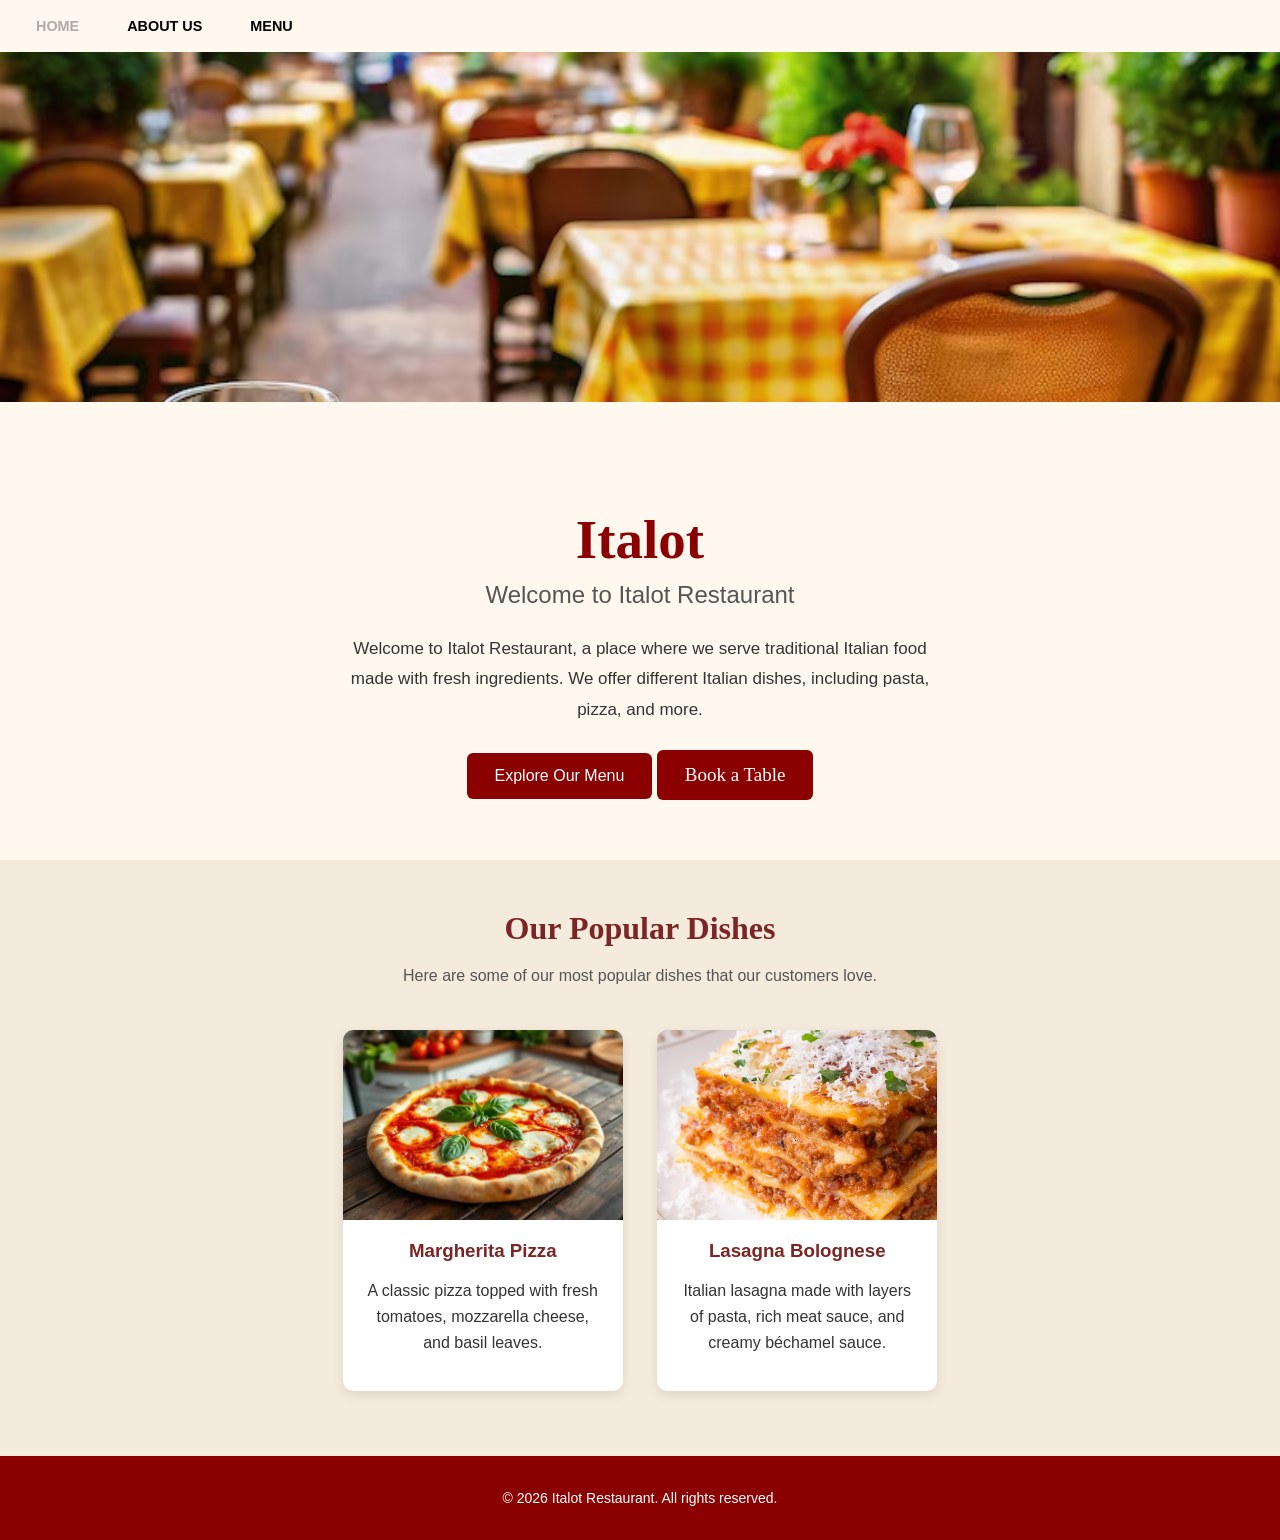
<file: index.html>
<!DOCTYPE html>
<html lang="en">
<head>
    <meta charset="UTF-8">
    <meta name="viewport" content="width=device-width, initial-scale=1.0">
    <title>Italot Restaurant</title>
    
    <link rel="stylesheet" href="css/nav.css">
    <link rel="stylesheet" href="css/home.css">
    <link rel="stylesheet" href="css/form.css">

    <link rel="icon" type="images/x-icon" href="images/pizza_icon.png">
</head>
<body>
  <header>
    <div class="wrap bar">

      <button class="hamburger" aria-label="Open menu" aria-expanded="false">
        <span class="bar-line"></span>
        <span class="bar-line"></span>
        <span class="bar-line"></span>
      </button>

      <nav aria-label="Primary">
        <ul>
            <li><a href="index.html" class="active" aria-current="page">Home</a></li>
            <li><a href="pages/about.html">About us</a></li>
            <li><a href="pages/menu.html">Menu</a></li>
        </ul>
      </nav>
    </div>
  </header>


  <main>
    <img src="images/restaurant.jpg" alt="Italian restaurant" class="restaurant-img">
    <section class="home">
      <h1>Italot</h1>
      <h2>Welcome to Italot Restaurant</h2>
      <p>
        Welcome to Italot Restaurant, a place where we serve traditional Italian food made with fresh ingredients. We offer different Italian dishes, including pasta, pizza, and more.
      </p>
      <a href="pages/menu.html">Explore Our Menu</a>
      <button id="openModalBtn" class="primary-btn">Book a Table</button>

      <div id="reservationModal" class="modal-overlay hidden">
      <div class="modal-content">
          <button id="closeModalBtn" class="close-btn">&times;</button>
          
          <h2>Book a Table</h2>
          
          <div class="input-group">
          <label for="date">Date</label>
          <input type="date" id="date" value="2026-11-09">
          </div>

          <div class="input-group">
          <label>Party Size</label>
          <div class="party-size-selector">
              <button class="size-btn">1</button>
              <button class="size-btn active">2</button>
              <button class="size-btn">3</button>
              <button class="size-btn">4</button>
              <button class="size-btn">5+</button>
          </div>
          </div>

          <div class="time-slots-container">
          <label>Available Times</label>
          <div id="timeGrid" class="time-grid"></div>
          </div>

          <div class="email-group">
              <label>Email Address</label>
              <input type="email" id="notifyEmail" placeholder="Enter your email address" required>
          </div>

          <div class="notify-section">
          <p class="scarcity-text">Can't find your preferred time?</p>
          <button id="notifyBtn" class="action-btn notify">Set a Notify Alert</button>
          </div>
      </div>
      </div>
    </section>

    <section class="featured">
        <h2>Our Popular Dishes</h2>
        <p>
            Here are some of our most popular dishes that our customers love.
        </p>
        <div class = "food">
            <img src="images/pizza.jpg" alt="Margherita Pizza">
            <h3>
                Margherita Pizza
            </h3>
        <p> A classic pizza topped with fresh tomatoes, mozzarella cheese, and basil leaves.</p>

        </div>
        <div class = "food">
          <img src="images/lasagna.jpg" alt="Lasagna Bolognese">
            <h3>
                Lasagna Bolognese
            </h3>
            <p>
                Italian lasagna made with layers of pasta, rich meat sauce, and creamy béchamel sauce.
            </p>
        </div>
    </section>
  </main>
<footer>
  <p>&copy; 2026 Italot Restaurant. All rights reserved.</p>
</footer>

  <script src="javascript/script.js"></script>
  <script src="javascript/nav.js"></script>
</body>
</html>
</file>
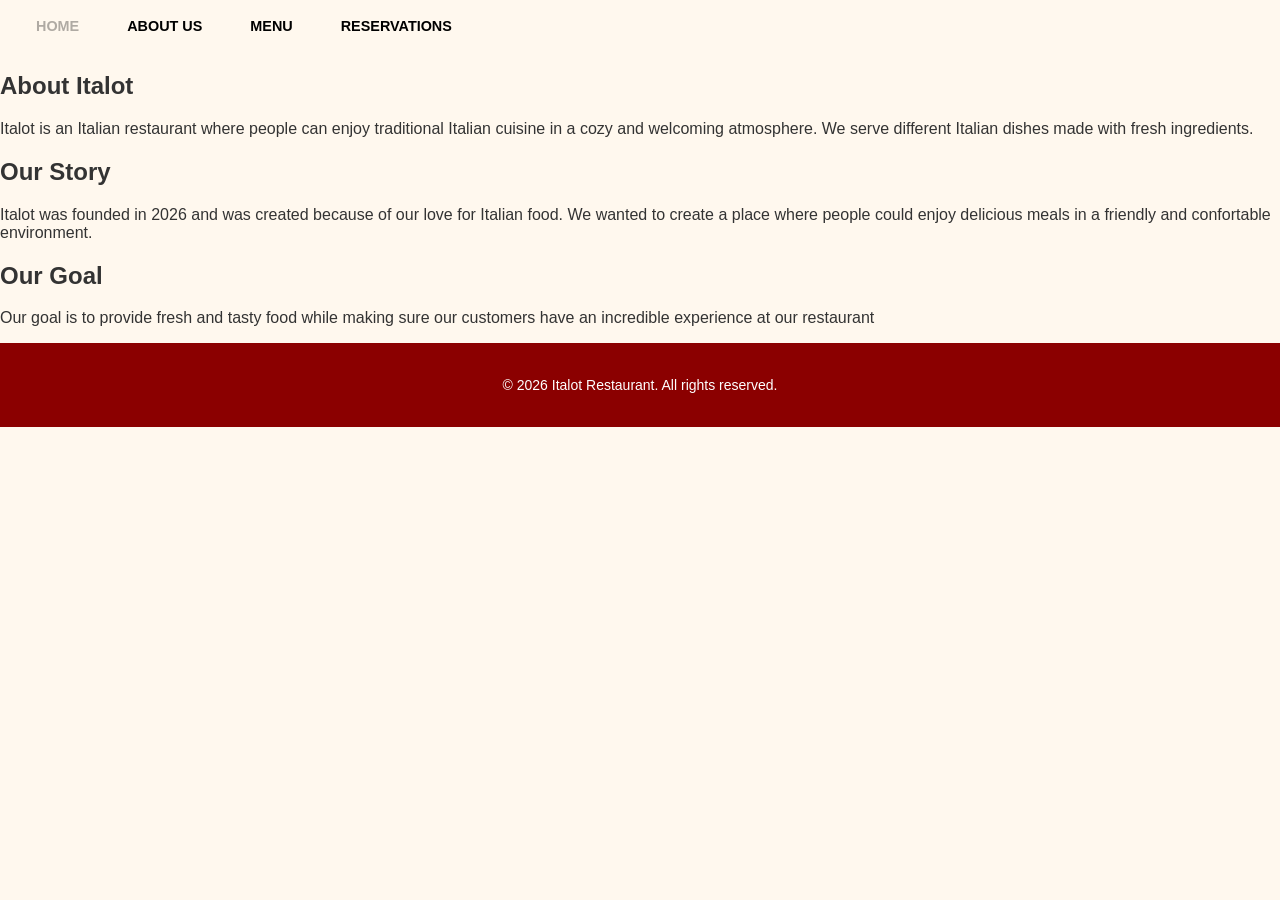
<file: about.html>
<!DOCTYPE html>
<html lang="en">
<head>
    <meta charset="UTF-8">
    <meta name="viewport" content="width=device-width, initial-scale=1.0">
    <title>Assignment 1</title>
    
    <link rel="stylesheet" href="css/nav.css">
    <link rel="stylesheet" href="css/home.css">

</head>
<body>
  <header>
    <div class="wrap bar">
      <nav aria-label="Primary">
        <ul>
            <li><a href="index.html" class="active" aria-current="page">Home</a></li>
            <li><a href="about.html">About us</a></li>
            <li><a href="menu.html">Menu</a></li>
            <li><a href="form/form.html">Reservations</a></li>

        </ul>
      </nav>
    </div>
  </header>
  <main>
    <section id="about">
      <h1>About Italot</h1>
      <p>
       Italot is an Italian restaurant where people can enjoy traditional Italian cuisine in a cozy and welcoming atmosphere. We serve different Italian dishes made with fresh ingredients.
      </p>
      <h2>
        Our Story
      </h2>
        <p>
            Italot was founded in 2026 and was created because of our love for Italian food. We wanted to create a place where people could enjoy delicious meals in a friendly and confortable environment. 
        </p>
        <h2>
            Our Goal
        </h2>
        <p>Our goal is to provide fresh and tasty food while making sure our customers have an incredible experience at our restaurant</p>
    </section>    
</main>
<footer>
    <p>&copy; 2026 Italot Restaurant. All rights reserved.</p>
</footer>
</body>
</html>
</file>
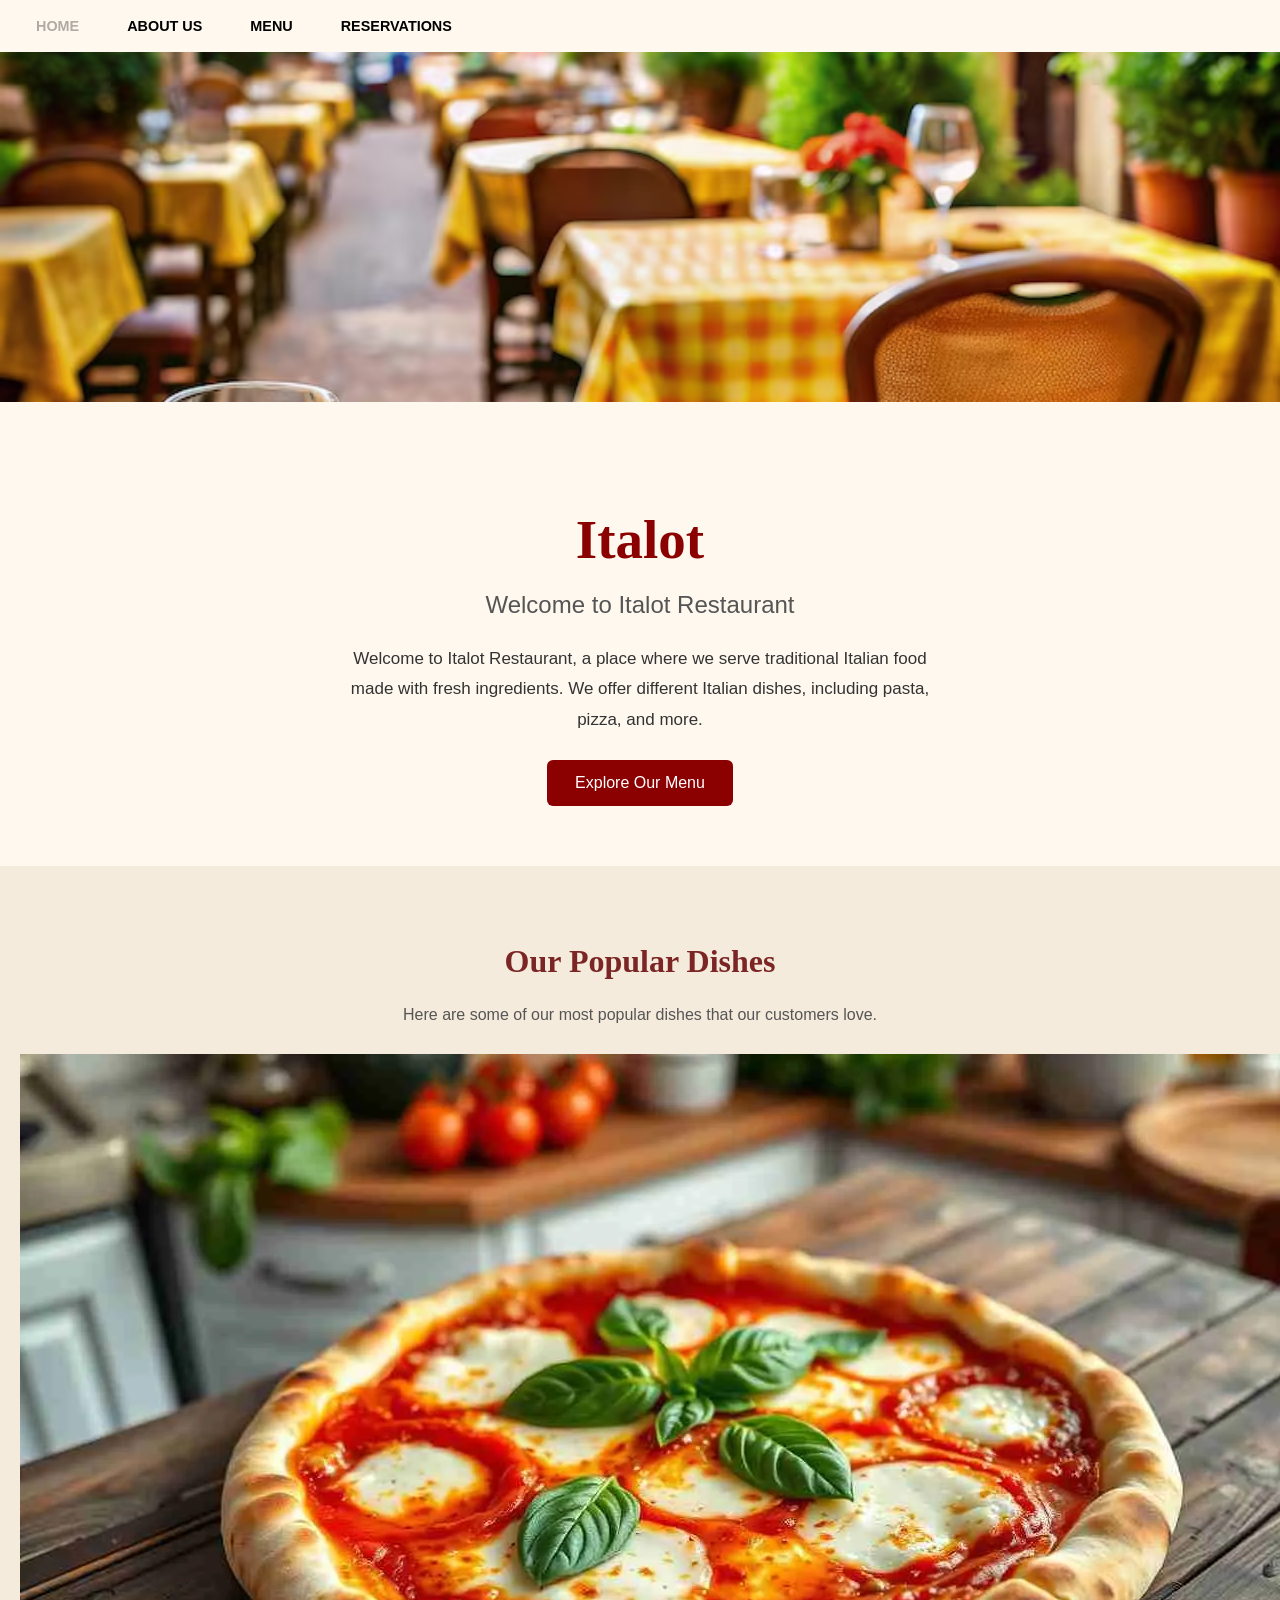
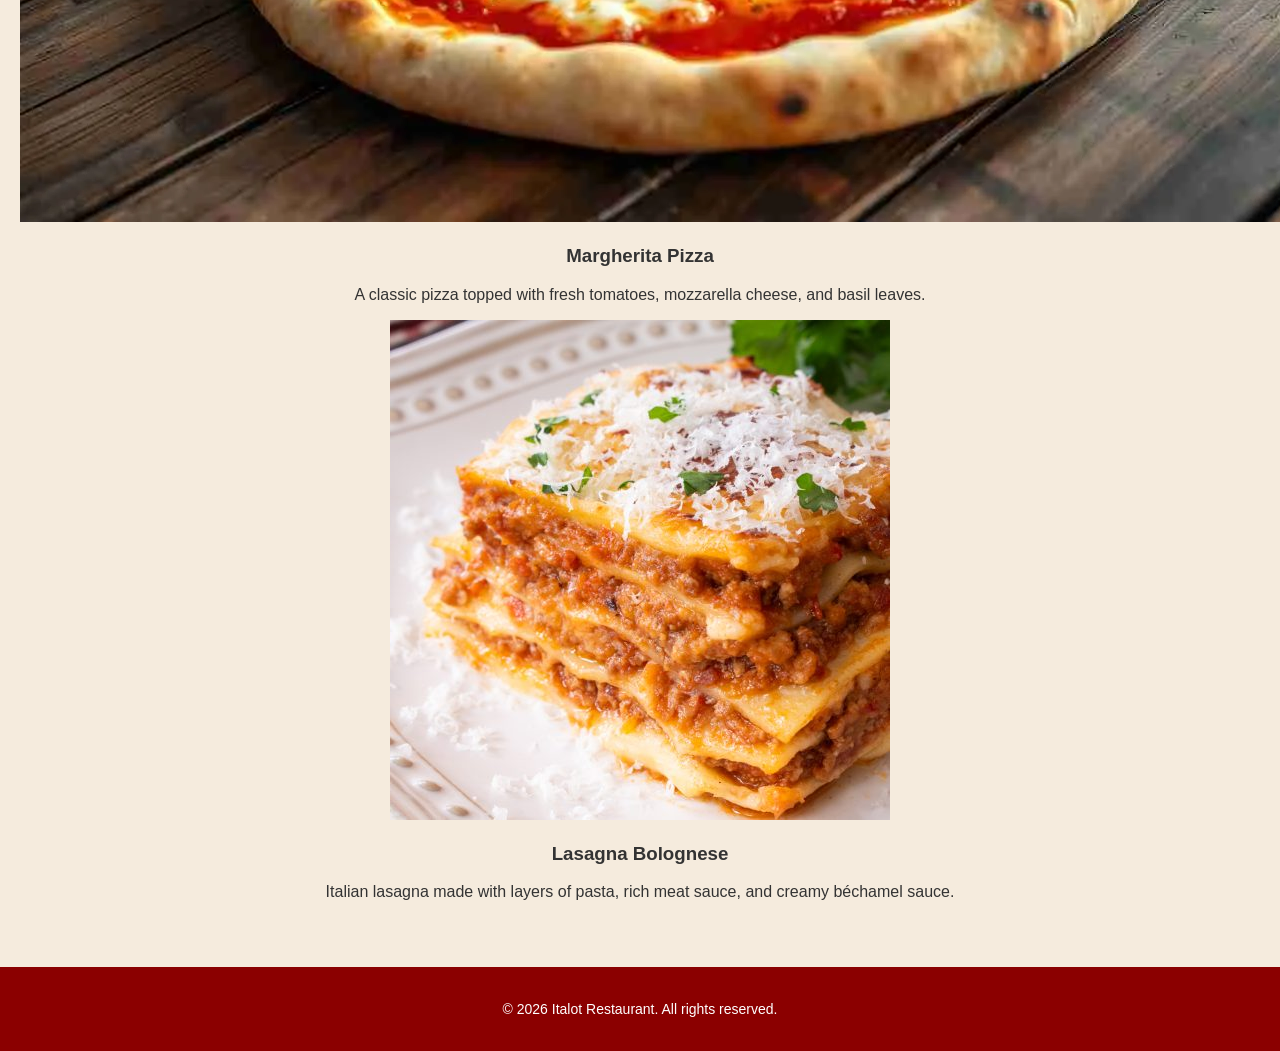
<file: home.html>
<!DOCTYPE html>
<html lang="en">
<head>
    <meta charset="UTF-8">
    <meta name="viewport" content="width=device-width, initial-scale=1.0">
    <title>Assignment 1</title>
    
    <link rel="stylesheet" href="css/nav.css">
    <link rel="stylesheet" href="css/home.css">

</head>
<body>
  <header>
    <div class="wrap bar">
      <nav aria-label="Primary">
        <ul>
            <li><a href="index.html" class="active" aria-current="page">Home</a></li>
            <li><a href="about.html">About us</a></li>
            <li><a href="menu.html">Menu</a></li>
            <li><a href="form/form.html">Reservations</a></li>

        </ul>
      </nav>
    </div>
  </header>
  <main>
  <img src="images/restaurant.jpg" alt="Italian restaurant" class="restaurant-img">
    <section class="home">
      <h1>Italot</h1>
      <h2>Welcome to Italot Restaurant</h2>
      <p>
        Welcome to Italot Restaurant, a place where we serve traditional Italian food made with fresh ingredients. We offer different Italian dishes, including pasta, pizza, and more.
      </p>
      <a href="menu.html">Explore Our Menu</a>
    </section>

    <section class="featured">
        <h2>Our Popular Dishes</h2>
        <p>
            Here are some of our most popular dishes that our customers love.
        </p>
        <div id = "food">
            <img src="images/pizza.jpg" alt="Margherita Pizza">
            <h3>
                Margherita Pizza
            </h3>
        <p> A classic pizza topped with fresh tomatoes, mozzarella cheese, and basil leaves.</p>

        </div>
        <div id = "food">
          <img src="images/lasagna.jpg" alt="Lasagna Bolognese">
            <h3>
                Lasagna Bolognese
            </h3>
            <p>
                Italian lasagna made with layers of pasta, rich meat sauce, and creamy béchamel sauce.
            </p>
        </div>
    </section>
    </main>
<footer>
  <p>&copy; 2026 Italot Restaurant. All rights reserved.</p>
</footer>
</body>
</html>
</file>
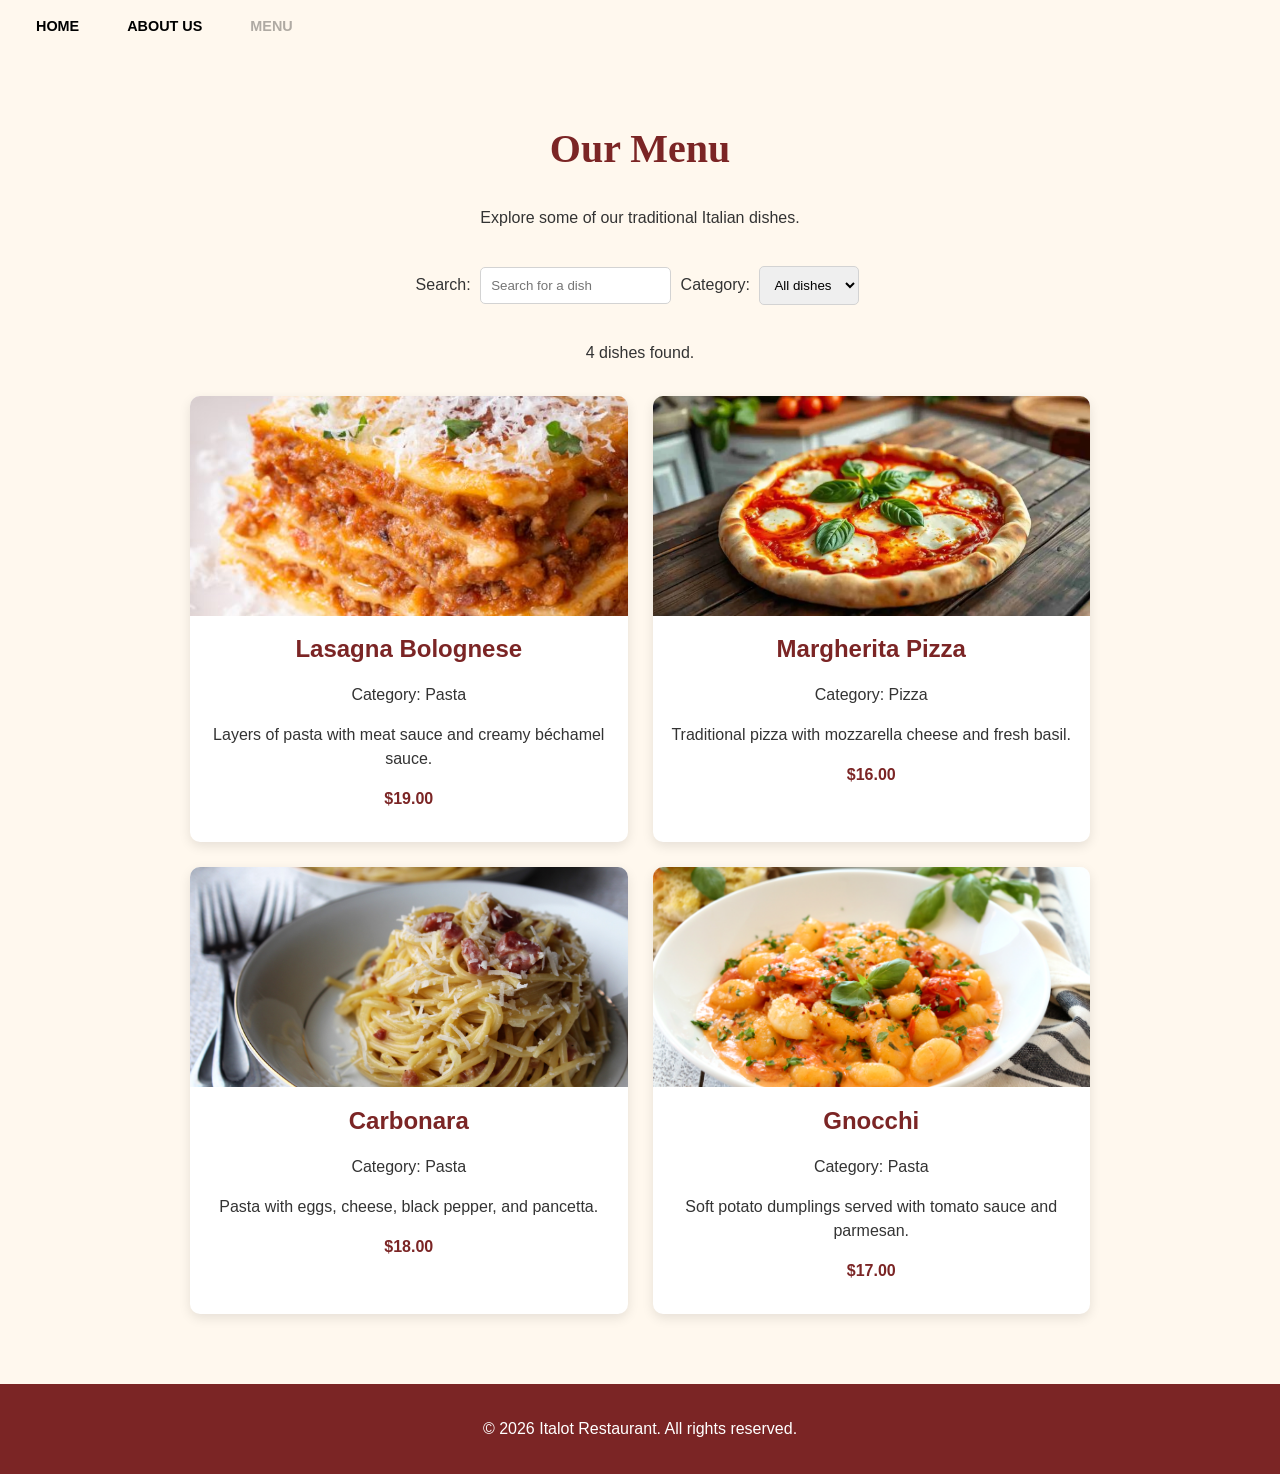
<file: menu.html>
<!DOCTYPE html>
<html lang="en">

<head>
    <meta charset="UTF-8">
    <meta name="viewport" content="width=device-width, initial-scale=1.0">
    <title>Assignment 1</title>

<link rel="stylesheet" href="css/nav.css">
<link rel="stylesheet" href="css/menu.css">
</head>

<body>
    <header>
        <div class="wrap bar">
            <nav aria-label="Primary">
                <ul>
                    <li><a href="index.html">Home</a></li>
                    <li><a href="pages/about.html">About us</a></li>
                    <li><a href="menu.html" class="active" aria-current="page">Menu</a></li>
                </ul>
            </nav>
        </div>
    </header>

    
<main>
    <section class="menu">
        <h1>Our Menu</h1>
        <p>Explore some of our traditional Italian dishes.</p>

        <div class="filters">
            <label for="search">Search:</label>
            <input type="text" id="search" placeholder="Search for a dish">

            <label for="category">Category:</label>
            <select id="category">
                <option value="all">All dishes</option>
                <option value="pizza">Pizza</option>
                <option value="pasta">Pasta</option>
            </select>
        </div>

        <p id="results" aria-live="polite"></p>

        <div class="menu-grid">

            <div class="menu-item" data-name="lasagna bolognese" data-category="pasta">
                <img src="images/lasagna.jpg" alt="Lasagna Bolognese">
                <h2>Lasagna Bolognese</h2>
                <p>Category: Pasta</p>
                <p>Layers of pasta with meat sauce and creamy béchamel sauce.</p>
                <p class="price">$19.00</p>
            </div>

            <div class="menu-item" data-name="margherita pizza" data-category="pizza">
                <img src="images/pizza.jpg" alt="Margherita Pizza">
                <h2>Margherita Pizza</h2>
                <p>Category: Pizza</p>
                <p>Traditional pizza with mozzarella cheese and fresh basil.</p>
                <p class="price">$16.00</p>
            </div>

            <div class="menu-item" data-name="carbonara" data-category="pasta">
                <img src="images/carbonara.jpg" alt="Carbonara">
                <h2>Carbonara</h2>
                <p>Category: Pasta</p>
                <p>Pasta with eggs, cheese, black pepper, and pancetta.</p>
                <p class="price">$18.00</p>
            </div>

            <div class="menu-item" data-name="gnocchi" data-category="pasta">
                <img src="images/gnocchi.jpg" alt="Gnocchi">
                <h2>Gnocchi</h2>
                <p>Category: Pasta</p>
                <p>Soft potato dumplings served with tomato sauce and parmesan.</p>
                <p class="price">$17.00</p>
            </div>

        </div>
    </section>
</main>

    <footer>
        <p>&copy; 2026 Italot Restaurant. All rights reserved.</p>
    </footer>

    <script src="javascript/menu.js"></script>
    
</body>
</html>
</file>
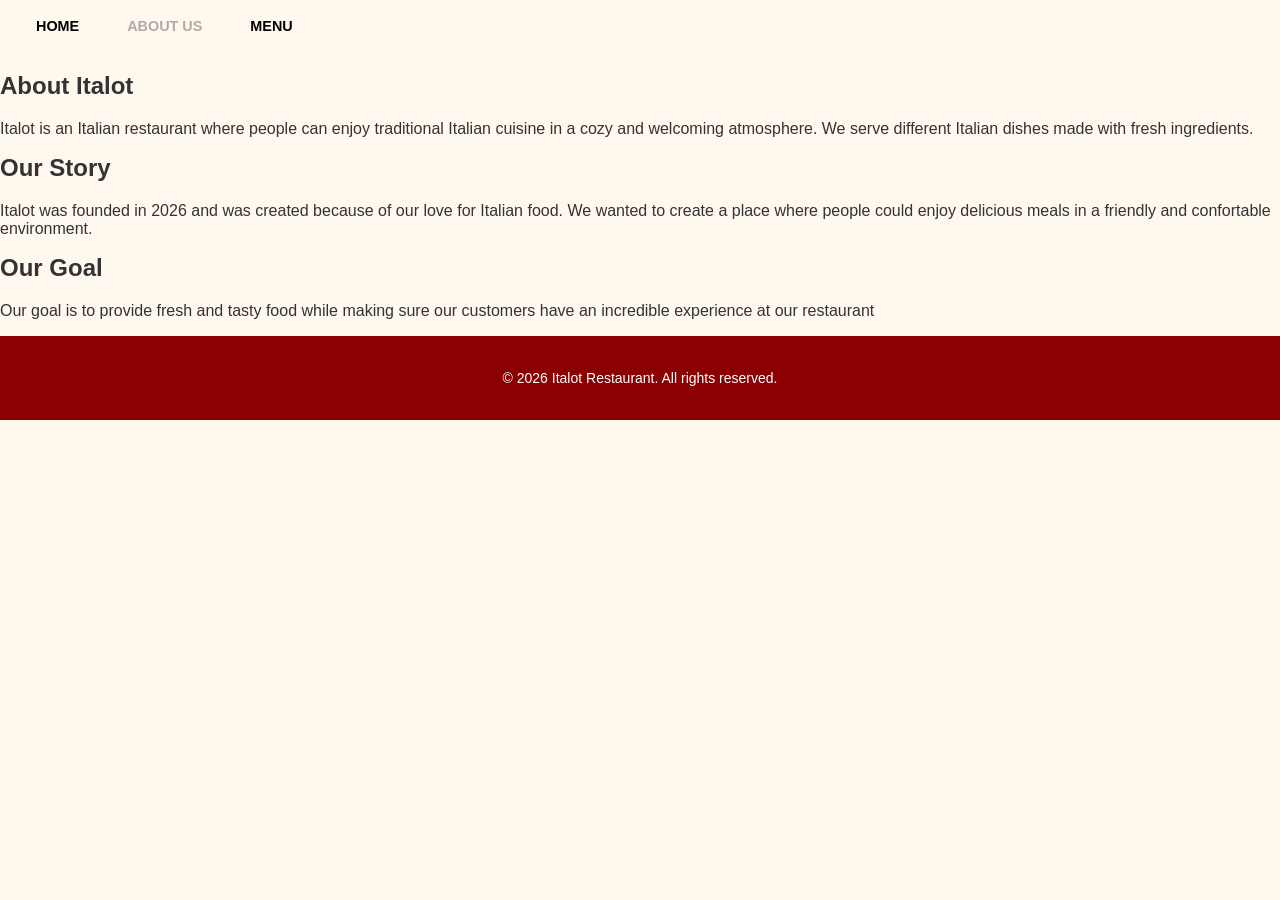
<file: pages/about.html>
<!DOCTYPE html>
<html lang="en">
<head>
    <meta charset="UTF-8">
    <meta name="viewport" content="width=device-width, initial-scale=1.0">
    <title>Italot Restaurant - About Us</title>
    
    <link rel="stylesheet" href="../css/nav.css">
    <link rel="stylesheet" href="../css/home.css">
    <link rel="stylesheet" href="../css/form.css">

    <link rel="icon" type="images/x-icon" href="../images/pizza_icon.png">
</head>
<body>
  <header>
    <div class="wrap bar">
      <button class="hamburger" aria-label="Open menu" aria-expanded="false">
        <span class="bar-line"></span>
        <span class="bar-line"></span>
        <span class="bar-line"></span>
      </button>

      <nav aria-label="Primary">
        <ul>
          <li><a href="../index.html">Home</a></li>
          <li><a href="../pages/about.html" class="active" aria-current="page">About us</a></li>
          <li><a href="../pages/menu.html">Menu</a></li>
        </ul>
      </nav>
    </div>
  </header>
  <main>
    <section id="about">
      <h1>About Italot</h1>
      <p>
       Italot is an Italian restaurant where people can enjoy traditional Italian cuisine in a cozy and welcoming atmosphere. We serve different Italian dishes made with fresh ingredients.
      </p>
      <h2>
        Our Story
      </h2>
        <p>
            Italot was founded in 2026 and was created because of our love for Italian food. We wanted to create a place where people could enjoy delicious meals in a friendly and confortable environment. 
        </p>
        <h2>
            Our Goal
        </h2>
        <p>Our goal is to provide fresh and tasty food while making sure our customers have an incredible experience at our restaurant</p>
    </section>    
</main>
<footer>
    <p>&copy; 2026 Italot Restaurant. All rights reserved.</p>
</footer>
  
  <script src="../javascript/nav.js"></script>
</body>
</html>
</file>
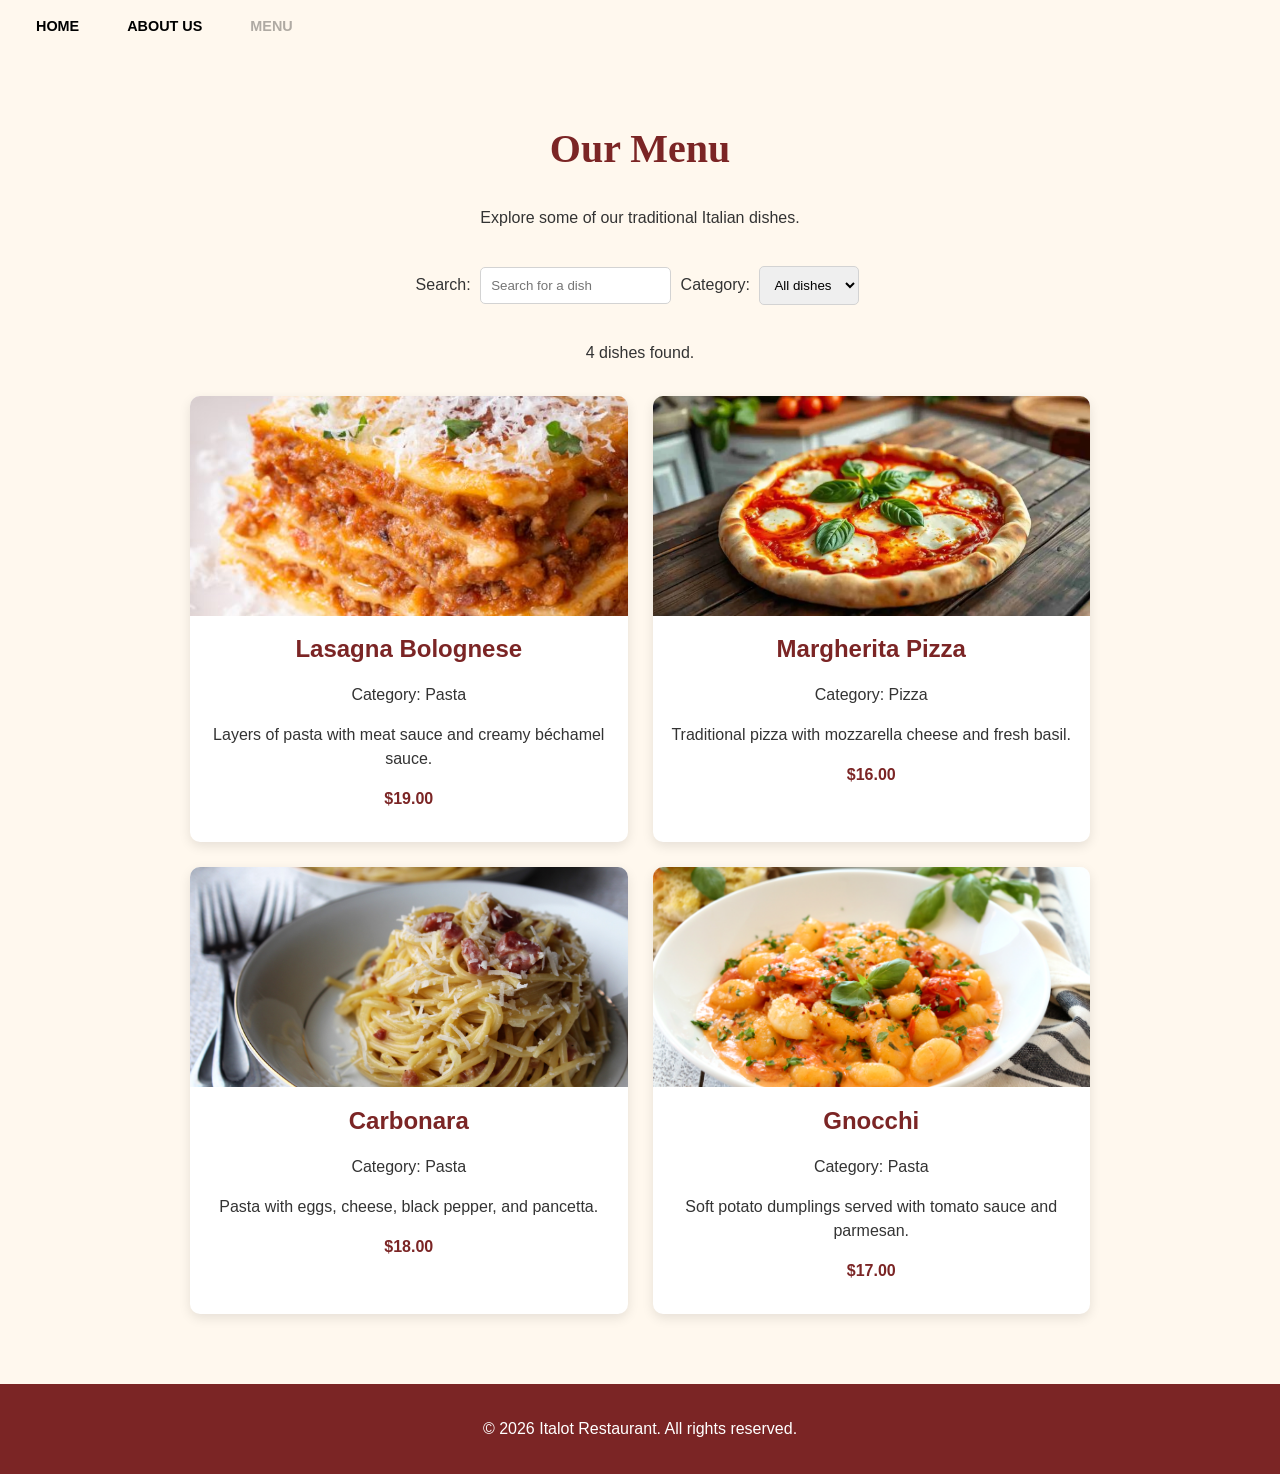
<file: pages/menu.html>
<!DOCTYPE html>
<html lang="en">

<head>
    <meta charset="UTF-8">
    <meta name="viewport" content="width=device-width, initial-scale=1.0">
    <title>Italot Restaurant - Menu</title>
    
    <link rel="stylesheet" href="../css/nav.css">
    <link rel="stylesheet" href="../css/menu.css">

    <link rel="icon" type="images/x-icon" href="../images/pizza_icon.png">
</head>

<body>
    <header>
        <div class="wrap bar">
                    
            <button class="hamburger" aria-label="Open menu" aria-expanded="false">
                <span class="bar-line"></span>
                <span class="bar-line"></span>
                <span class="bar-line"></span>
            </button>

            
            <nav aria-label="Primary">
                <ul>
                    <li><a href="../index.html">Home</a></li>
                    <li><a href="../pages/about.html">About us</a></li>
                    <li><a href="../pages/menu.html" class="active" aria-current="page">Menu</a></li>
                </ul>
            </nav>
        </div>
    </header>

    
<main>
    <section class="menu">
        <h1>Our Menu</h1>
        <p>Explore some of our traditional Italian dishes.</p>

        <div class="filters">
            <label for="search">Search:</label>
            <input type="text" id="search" placeholder="Search for a dish">

            <label for="category">Category:</label>
            <select id="category">
                <option value="all">All dishes</option>
                <option value="pizza">Pizza</option>
                <option value="pasta">Pasta</option>
            </select>
        </div>

        <p id="results" aria-live="polite"></p>

        <div class="menu-grid">

            <div class="menu-item" data-name="lasagna bolognese" data-category="pasta">
                <img src="../images/lasagna.jpg" alt="Lasagna Bolognese">
                <h2>Lasagna Bolognese</h2>
                <p>Category: Pasta</p>
                <p>Layers of pasta with meat sauce and creamy béchamel sauce.</p>
                <p class="price">$19.00</p>
            </div>

            <div class="menu-item" data-name="margherita pizza" data-category="pizza">
                <img src="../images/pizza.jpg" alt="Margherita Pizza">
                <h2>Margherita Pizza</h2>
                <p>Category: Pizza</p>
                <p>Traditional pizza with mozzarella cheese and fresh basil.</p>
                <p class="price">$16.00</p>
            </div>

            <div class="menu-item" data-name="carbonara" data-category="pasta">
                <img src="../images/carbonara.jpg" alt="Carbonara">
                <h2>Carbonara</h2>
                <p>Category: Pasta</p>
                <p>Pasta with eggs, cheese, black pepper, and pancetta.</p>
                <p class="price">$18.00</p>
            </div>

            <div class="menu-item" data-name="gnocchi" data-category="pasta">
                <img src="../images/gnocchi.jpg" alt="Gnocchi">
                <h2>Gnocchi</h2>
                <p>Category: Pasta</p>
                <p>Soft potato dumplings served with tomato sauce and parmesan.</p>
                <p class="price">$17.00</p>
            </div>

        </div>
    </section>
</main>

    <footer>
        <p>&copy; 2026 Italot Restaurant. All rights reserved.</p>
    </footer>

    <script src="../javascript/menu.js"></script>
    <script src="../javascript/nav.js"></script>
    
</body>
</html>
</file>
<file: css/nav.css>
/* CSS for the desktop navigation */
header {
  position: sticky;
  top: 0;
  z-index: 10;
  background: rgba(18, 16, 22, 0); 
}

.wrap.bar {
  display: flex;
  align-items: center;
  justify-content: space-between;
  width: 100%;
  padding: 10px 20px;
  box-sizing: border-box;
}

/* styling the navigation menu */
nav ul {
  list-style: none;
  margin: 0;
  padding: 0;
  display: flex;
  gap: 1rem;
  flex-wrap: wrap;
  justify-content: flex-end;
  align-items: center;
}

nav a {
  position: relative;
  display: block;
  text-transform: uppercase;
  padding: 8px 16px;
  text-decoration: none;
  font-weight: 600;
  font-size: 0.9rem;
  color: #000000;
}

/* adding a hover effect to the nav links and changing the color for active item */
nav a.active {
  color: #00000050;
}

nav a:hover {
  color: #00000050;
}

/* hamburger button */
.hamburger {
  display: none;
  background: none;
  border: none;
  cursor: pointer;
  padding: 10px;
  gap: 5px;
  flex-direction: column;
  margin-right: auto;
}

.hamburger .bar-line {
  display: block;
  width: 25px;
  height: 3px;
  background-color: black;
  transition: all 0.3s ease;
}

/* making the nav system responsive to cell */
@media (max-width: 768px) {
  .hamburger {
    display: flex;
  }

  nav ul {
    display: none; 
    flex-direction: column; 
    position: absolute;
    top: 100%; 
    left: 0;
    width: 100%;
    background-color: #ffffff;
    padding: 20px 0;
    box-shadow: 0 4px 10px rgba(0,0,0,0.1); 
  }

  nav ul li {
    width: 100%;
    text-align: center;
    padding: 5px 0;
  }

  nav ul.ativo {
    display: flex;
  }
}
</file>
<file: css/home.css>
body{
    font-family: Arial, sans-serif;
    margin: 0;
    background-color: #fff8ee;
    color: #333;
}
/*para a image do restaurante na primeira pagina*/
.restaurant-img{
    display: block;
    width: 100%;
    height: 350px;
    object-fit: cover;
}
/*para a parte da home page*/
.home{
    text-align: center;
    padding: 60px 20px;
}
.home h1{
    font-family: Georgia, serif;
    color: darkred;
    font-size: 55px;
    margin-bottom: 10px;
}
.home h2{
    font-size: 24px;
    font-weight: normal;
    color: #555;
}
.home p{
    line-height: 1.8;
    max-width: 600px;
    margin: 25px auto;
    font-size: 17px;
}
.home a{
    display: inline-block;
    background-color: darkred;
    color: white;
    text-decoration: none;
    padding: 14px 28px;
    border-radius: 6px;
}
.home a:hover{
    background-color: #5a1919;
}
/*para a parte de popular dishes*/
.featured{
    background-color: #f5ebdd;
    text-align: center;
    padding: 50px 20px;
}
.featured h2{
    color: #7b2525;
    font-size: 32px;
    font-family: Georgia, serif;
}
.featured > p{
    color: #555;
    margin-bottom: 30px;
}
.food {
    display: inline-block;
    background-color: white;
    width: 280px;
    margin: 15px;
    border-radius: 10px;
    overflow: hidden;
    vertical-align: top;
    box-shadow: 0 4px 12px rgba(0, 0, 0, 0.1);
}
.food img {
    display: block;
    width: 100%;
    height: 190px;
    object-fit: cover;
}
.food h3 {
    color: #7b2525;
    margin: 20px 15px 10px;
}
.food p {
    padding: 0 20px 20px;
    line-height: 1.6;
}
/*para a parte footer*/
footer{
    background-color: darkred;
    color: white;
    text-align: center;
    padding: 20px;
    font-size: 14px;
}
.restaurant-img, .food img {
    max-width: 100%;
}

.food {
    box-sizing: border-box;
}
/* Design pro Cell */
@media (max-width: 600px) {
    .restaurant-img {
        height: 220px;
    }

    .home {
        padding: 25px 15px;
    }

    .home h1 {
        font-size: 32px;
    }

    .home h2 {
        font-size: 20px;
    }

    .food {
        display: block;
        width: 100%;
        max-width: 300px;
        margin: 15px auto;
    }

    nav ul {
        flex-wrap: wrap;
    }
}
</file>
<file: css/form.css>
/* Base styles */
body { font-family: -apple-system, BlinkMacSystemFont, "Segoe UI", Roboto, sans-serif; }
.primary-btn { padding: 14px 28px; font-size: 19px; background: darkred; color: #fff; border: none; border-radius: 6px; cursor: pointer; font-family: Georgia, serif; }
.primary-btn:hover { background: #5a1919; }

/* Modal Overlay & Positioning */
.modal-overlay {
  position: fixed;
  top: 0; left: 0; width: 100%; height: 100%;
  display: flex;
  align-items: center;
  justify-content: center;
  z-index: 1000;
  opacity: 1;
  transition: opacity 0.3s ease;
}
.modal-overlay.hidden {
  opacity: 0;
  pointer-events: none;
}

/* Modal Box */
.modal-content {
  background: white;
  padding: 30px;
  border-radius: 12px;
  width: 90%;
  max-width: 400px;
  position: relative;
  box-shadow: 0 10px 25px rgba(0,0,0,0.2);
  transform: translateY(0);
  transition: transform 0.3s ease;
}
.modal-overlay.hidden .modal-content {
  transform: translateY(20px);
}

/* Close Button */
.close-btn {
  position: absolute;
  top: 15px; right: 15px;
  background: none; border: none;
  font-size: 1.5rem; color: #666;
  cursor: pointer;
}
.close-btn:hover { color: darkred; }

/* Form Elements */
h2 { margin-top: 0; margin-bottom: 20px; }
.input-group { margin-bottom: 20px; }
.input-group label { display: block; font-weight: 600; margin-bottom: 8px; }
input[type="date"] { width: 100%; padding: 10px; border: 1px solid #ccc; border-radius: 6px; box-sizing: border-box; font-family: inherit; }

.email-group {
    text-align:left;
    margin-top: 30px;
}

.party-size-selector, .time-grid { display: grid; gap: 10px; }
.party-size-selector { grid-template-columns: repeat(5, 1fr); }
.time-grid { grid-template-columns: repeat(3, 1fr); }

button.size-btn, button.time-btn {
  padding: 10px; border: 1px solid #ddd; border-radius: 6px;
  background: white; cursor: pointer; font-weight: 500;
}
button.size-btn.active, button.time-btn.active {
  background: darkred; color: #fff; border-color: darkred;
}
button.time-btn.available:hover { border-color: darkred; }
button.time-btn.sold-out {
  opacity: 0.4; background: #f0f0f0; cursor: not-allowed; text-decoration: line-through;
}

.notify-section { margin-top: 0px; padding-top: 20px; border-top: 1px solid #eee; text-align: center; }
.scarcity-text { font-size: 0.9em; color: #666; margin-bottom: 10px; }
.action-btn.notify { width: 100%; background: darkred; color: white; padding: 12px; border: none; border-radius: 6px; cursor: pointer; }
</file>
<file: css/menu.css>
body {
    font-family: Arial, sans-serif;
    margin: 0;
    background-color: #fff8ee;
    color: #333;
}

/* Menu  */
.menu {
    text-align: center;
    padding: 40px 20px;
}

.menu h1 {
    font-family: Georgia, serif;
    font-size: 40px;
    color: #7b2525;
}

.menu > p {
    line-height: 1.6;
}

/* Search and category */
.filters {
    margin: 30px 0;
}

.filters input,
.filters select {
    padding: 10px;
    margin: 5px;
    border: 1px solid lightgray;
    border-radius: 5px;
    max-width: 100%;
    box-sizing: border-box;
}

/* Food itens */
.menu-grid {
    display: grid;
    grid-template-columns: repeat(2, minmax(0, 1fr));
    gap: 25px;
    max-width: 900px;
    margin: 30px auto;
}

.menu-item {
    min-width: 0;
    background-color: white;
    border-radius: 10px;
    overflow: hidden;
    box-shadow: 0 4px 12px rgba(0, 0, 0, 0.1);
}

.menu-item img {
    display: block;
    width: 100%;
    height: 220px;
    object-fit: cover;
}

.menu-item h2 {
    color: #7b2525;
    padding: 0 15px;
}

.menu-item p {
    padding: 0 15px;
    line-height: 1.5;
}

.menu-item .price {
    font-weight: bold;
    color: #7b2525;
    padding-bottom: 15px;
}

/* Footer */
footer {
    background-color: #7b2525;
    color: white;
    text-align: center;
    padding: 20px;
}

/* Design pro cell */
@media (max-width: 600px) {
    .menu {
        padding: 25px 15px;
    }

    .menu h1 {
        font-size: 32px;
    }

    .menu-grid {
        grid-template-columns: 1fr;
    }

    .menu-item img {
        height: 180px;
    }

    .filters input,
    .filters select {
        width: 100%;
    }
}
</file>
